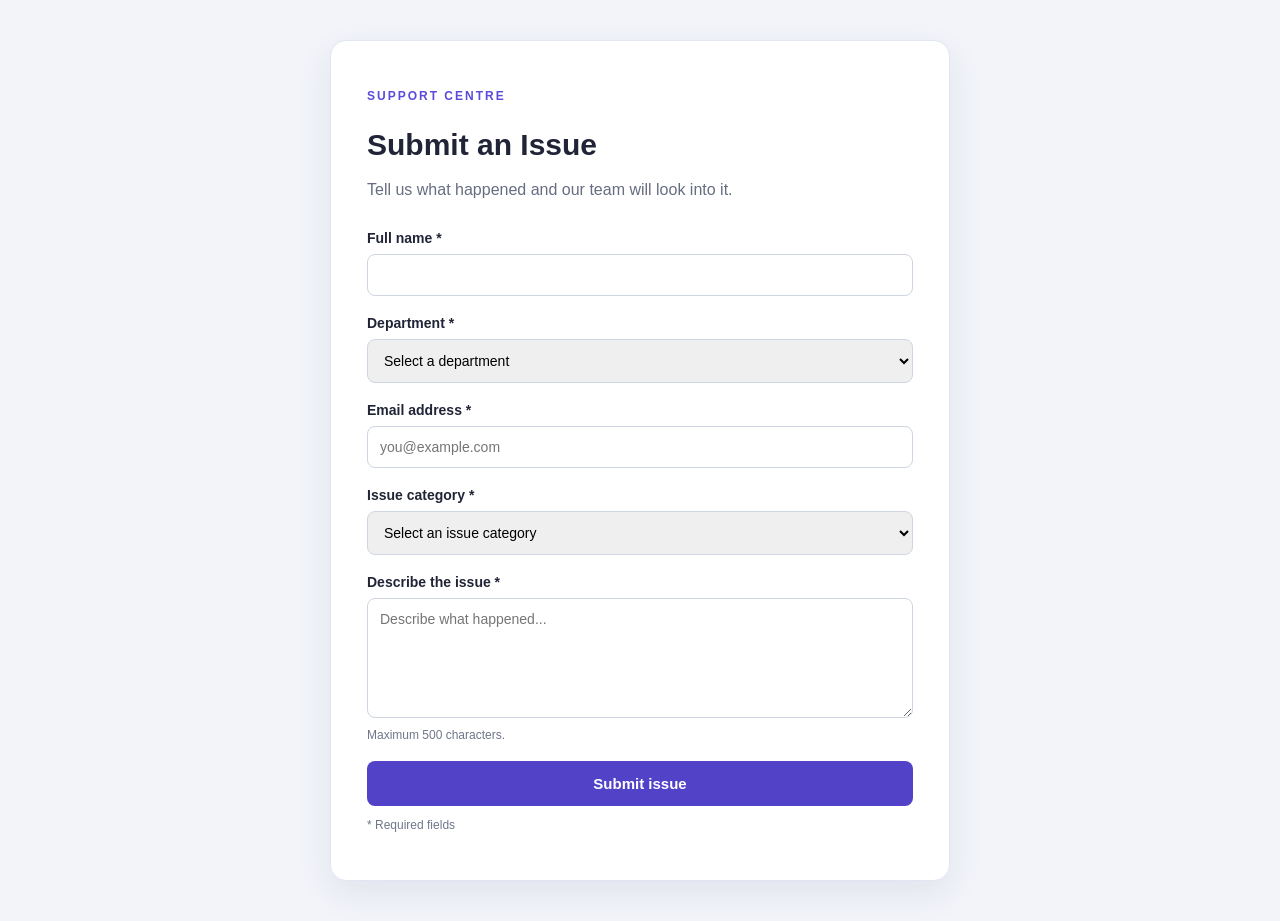
<file: contact form with validation/index.html>
<!doctype html>
<html lang="en">
  <head>
    <meta charset="UTF-8" />
    <meta name="viewport" content="width=device-width, initial-scale=1.0" />
    <title>Issue Submission Form</title>
    <link rel="stylesheet" href="style.css" />
    <script src="script.js" defer></script>
  </head>
  <body>
    <main class="container">
      <section class="form-card">
        <p class="eyebrow">SUPPORT CENTRE</p>
        <h1>Submit an Issue</h1>
        <p class="intro">
          Tell us what happened and our team will look into it.
        </p>

        <form id="issueForm" novalidate>
          <div class="field">
            <label for="name">Full name *</label>
            <input type="text" id="name" required />
            <small class="error" id="nameError"></small>
          </div>

          <div class="field">
            <label for="department">Department *</label>
            <select id="department" required>
              <option value="">Select a department</option>
              <option value="Accounts">Accounts</option>
              <option value="Customer Support">Customer Support</option>
              <option value="IT">IT</option>
              <option value="Operations">Operations</option>
              <option value="Sales">Sales</option>
              <option value="Other">Other</option>
            </select>
            <small class="error" id="departmentError"></small>
          </div>

          <div class="field">
            <label for="email">Email address *</label>
            <input
              type="text"
              id="email"
              placeholder="you@example.com"
              required
            />
            <small class="error" id="emailError"></small>
          </div>

          <div class="field">
            <label for="category">Issue category *</label>
            <select id="category" required>
              <option value="">Select an issue category</option>
              <option value="Bug">Bug / Defect</option>
              <option value="Access">Access / Login</option>
              <option value="Data">Incorrect Data</option>
              <option value="Performance">Performance</option>
              <option value="Other">Other</option>
            </select>
            <small class="error" id="categoryError"></small>
          </div>

          <div class="field">
            <label for="message">Describe the issue *</label>
            <textarea
              id="message"
              rows="5"
              maxlength="501"
              placeholder="Describe what happened..."
              required
            ></textarea>
            <small class="hint">Maximum 500 characters.</small>
            <small class="error" id="messageError"></small>
          </div>

          <div
            id="formMessage"
            class="form-message"
            role="status"
            aria-live="polite"
          ></div>

          <button type="submit">Submit issue</button>

          <p class="required-note">* Required fields</p>
        </form>
      </section>
    </main>
  </body>
</html>
</file>
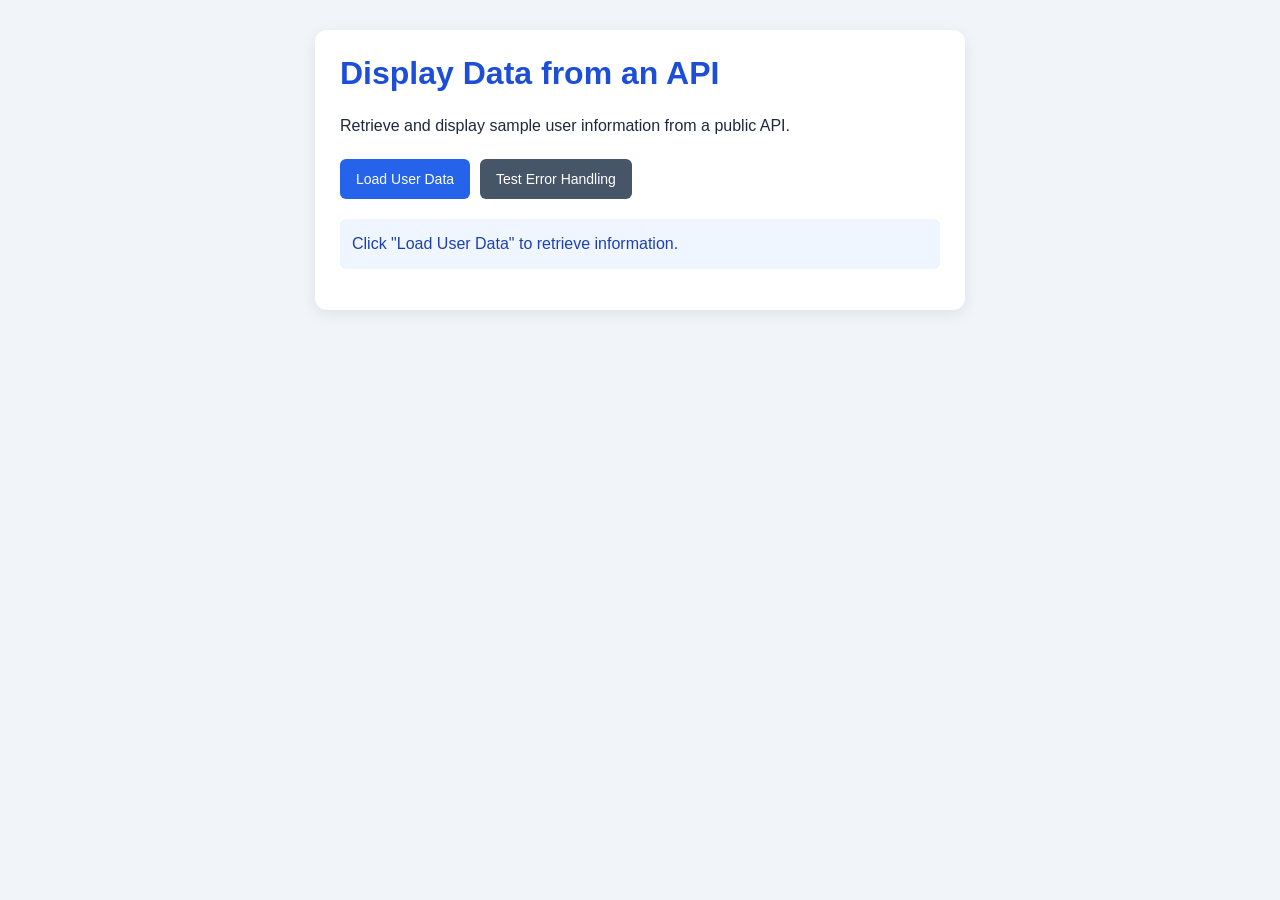
<file: Display Data from an API/index.html>
<!doctype html>
<html lang="en">
  <head>
    <meta charset="UTF-8" />
    <meta name="viewport" content="width=device-width, initial-scale=1.0" />
    <title>Display Data from an API</title>
    <link rel="stylesheet" href="style.css" />
    <script src="script.js" defer></script>
  </head>
  <body>
    <main class="container">
      <h1>Display Data from an API</h1>
      <p>Retrieve and display sample user information from a public API.</p>

      <div class="button-group">
        <button id="load-button" type="button">Load User Data</button>
        <button id="error-button" type="button" class="secondary">
          Test Error Handling
        </button>
      </div>

      <p id="status-message" role="status" aria-live="polite">
        Click "Load User Data" to retrieve information.
      </p>

      <section id="user-card" class="user-card" hidden>
        <h2 id="user-name"></h2>
        <p><strong>Username:</strong> <span id="user-username"></span></p>
        <p><strong>Email:</strong> <span id="user-email"></span></p>
        <p><strong>City:</strong> <span id="user-city"></span></p>
        <p><strong>Company:</strong> <span id="user-company"></span></p>
      </section>
    </main>
  </body>
</html>
</file>
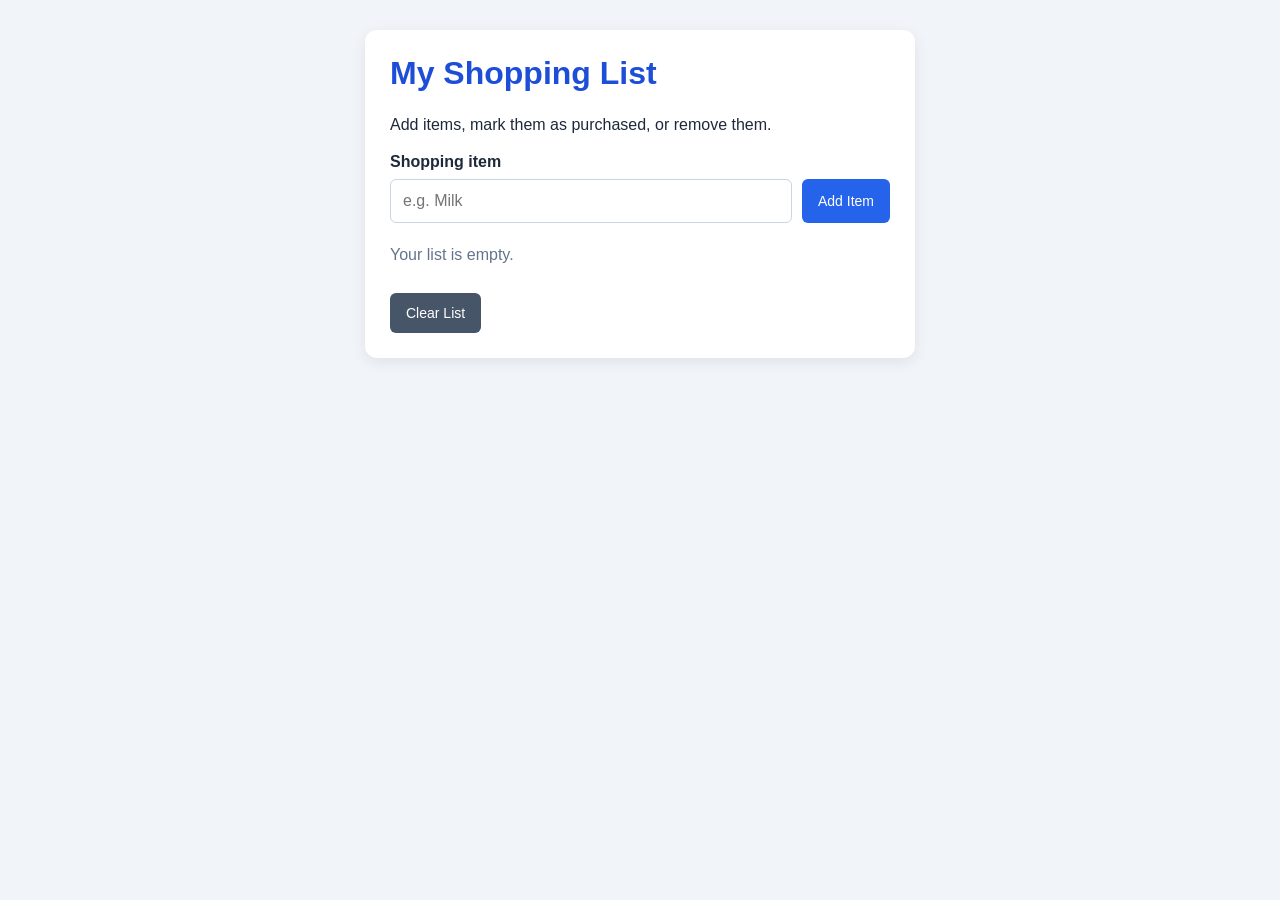
<file: DOM Events and Dynamic Content/index.html>
<!doctype html>
<html lang="en">
  <head>
    <meta charset="UTF-8" />
    <meta name="viewport" content="width=device-width, initial-scale=1.0" />
    <title>My Shopping List</title>
    <link rel="stylesheet" href="style.css" />
    <script src="script.js" defer></script>
  </head>
  <body>
    <main class="container">
      <h1>My Shopping List</h1>
      <p>Add items, mark them as purchased, or remove them.</p>

      <form id="shopping-form">
        <label for="item-input">Shopping item</label>
        <div class="input-group">
          <input
            type="text"
            id="item-input"
            placeholder="e.g. Milk"
            required
            maxlength="80"
          />
          <button type="submit">Add Item</button>
        </div>
      </form>

      <p id="list-message" aria-live="polite">Your list is empty.</p>

      <ul id="shopping-list"></ul>

      <button type="button" id="clear-button" class="clear-button">
        Clear List
      </button>
    </main>
  </body>
</html>
</file>
<file: contact form with validation/style.css>
* {
  box-sizing: border-box;
}

body {
  margin: 0;
  min-height: 100vh;
  font-family: Arial, sans-serif;
  color: #202436;
  background: #f2f4fa;
}

.container {
  display: flex;
  justify-content: center;
  padding: 40px 16px;
}

.form-card {
  width: 100%;
  max-width: 620px;
  padding: 36px;
  background: white;
  border: 1px solid #e2e6f0;
  border-radius: 16px;
  box-shadow: 0 12px 35px rgba(31, 42, 75, 0.08);
}

.eyebrow {
  color: #5b4bd8;
  font-size: 12px;
  font-weight: bold;
  letter-spacing: 2px;
}

h1 {
  margin-bottom: 10px;
  font-size: 30px;
}

.intro {
  margin-bottom: 28px;
  color: #666d80;
  line-height: 1.5;
}

.field {
  margin-bottom: 19px;
}

label {
  display: block;
  margin-bottom: 8px;
  font-size: 14px;
  font-weight: bold;
}

input,
select,
textarea {
  width: 100%;
  padding: 12px;
  border: 1px solid #cfd5e2;
  border-radius: 8px;
  font: inherit;
  font-size: 14px;
}

textarea {
  resize: vertical;
  min-height: 120px;
}

input:focus,
select:focus,
textarea:focus {
  outline: 3px solid rgba(91, 75, 216, 0.15);
  border-color: #5b4bd8;
}

.invalid {
  border-color: #c62828;
}

.error {
  display: block;
  margin-top: 6px;
  color: #b42318;
  font-size: 12px;
}

.error:empty {
  display: none;
}

.hint {
  display: block;
  margin-top: 6px;
  color: #70778a;
  font-size: 12px;
}

.form-message {
  display: none;
  margin: 8px 0 16px;
  padding: 12px;
  border-radius: 8px;
  font-size: 14px;
  line-height: 1.5;
}

.error-state {
  display: block;
  color: #8f1d18;
  background: #fff0ef;
  border: 1px solid #f3c2bf;
}

.success-state {
  display: block;
  color: #17633b;
  background: #eaf8ef;
  border: 1px solid #b6e3c6;
}

button {
  width: 100%;
  padding: 14px;
  border: none;
  border-radius: 8px;
  background: #5142c7;
  color: white;
  font-size: 15px;
  font-weight: bold;
  cursor: pointer;
}

button:hover {
  background: #4032ad;
}

.required-note {
  color: #70778a;
  font-size: 12px;
}

@media (max-width: 520px) {
  .container {
    padding: 18px 10px;
  }

  .form-card {
    padding: 24px 18px;
  }

  h1 {
    font-size: 25px;
  }
}
</file>
<file: Display Data from an API/style.css>
* {
  box-sizing: border-box;
}

body {
  margin: 0;
  padding: 30px 15px;
  font-family: Arial, sans-serif;
  background-color: #f1f5f9;
  color: #1e293b;
}

.container {
  max-width: 650px;
  margin: 0 auto;
  padding: 25px;
  background-color: white;
  border-radius: 12px;
  box-shadow: 0 4px 15px rgba(0, 0, 0, 0.08);
}

h1 {
  color: #1d4ed8;
  margin-top: 0;
}

p {
  line-height: 1.6;
}

.button-group {
  display: flex;
  flex-wrap: wrap;
  gap: 10px;
  margin: 20px 0;
}

button {
  padding: 12px 16px;
  border: none;
  border-radius: 6px;
  background-color: #2563eb;
  color: white;
  cursor: pointer;
  font-size: 14px;
}

button:hover {
  background-color: #1d4ed8;
}

button:disabled {
  opacity: 0.6;
  cursor: not-allowed;
}

button.secondary {
  background-color: #475569;
}

button.secondary:hover {
  background-color: #334155;
}

button:focus-visible {
  outline: 3px solid #93c5fd;
  outline-offset: 2px;
}

#status-message {
  padding: 12px;
  background-color: #eff6ff;
  border-radius: 6px;
  color: #1e40af;
}

#status-message.error {
  background-color: #fef2f2;
  color: #b91c1c;
}

#status-message.success {
  background-color: #f0fdf4;
  color: #166534;
}

.user-card {
  margin-top: 20px;
  padding: 20px;
  border: 1px solid #cbd5e1;
  border-radius: 8px;
  overflow-wrap: anywhere;
}

.user-card h2 {
  color: #1d4ed8;
  margin-top: 0;
}

@media (max-width: 450px) {
  .container {
    padding: 18px;
  }

  .button-group {
    flex-direction: column;
  }
}
</file>
<file: DOM Events and Dynamic Content/style.css>
* {
  box-sizing: border-box;
}

body {
  font-family: Arial, sans-serif;
  background-color: #f1f5f9;
  color: #1e293b;
  margin: 0;
  padding: 30px 15px;
}

.container {
  max-width: 550px;
  margin: 0 auto;
  padding: 25px;
  background-color: white;
  border-radius: 12px;
  box-shadow: 0 4px 15px rgba(0, 0, 0, 0.08);
}

h1 {
  color: #1d4ed8;
  margin-top: 0;
}

p {
  line-height: 1.5;
}

label {
  display: block;
  font-weight: bold;
  margin-bottom: 8px;
}

.input-group {
  display: flex;
  gap: 10px;
}

input {
  flex: 1;
  min-width: 0;
  padding: 12px;
  border: 1px solid #cbd5e1;
  border-radius: 6px;
  font-size: 16px;
}

button {
  padding: 12px 16px;
  border: none;
  border-radius: 6px;
  background-color: #2563eb;
  color: white;
  font-size: 14px;
  cursor: pointer;
}

button:hover {
  background-color: #1d4ed8;
}

button:focus-visible,
input:focus-visible {
  outline: 3px solid #93c5fd;
  outline-offset: 2px;
}

#list-message {
  color: #64748b;
  margin-top: 20px;
}

#shopping-list {
  list-style: none;
  padding: 0;
}

.shopping-item {
  display: flex;
  align-items: center;
  gap: 10px;
  padding: 12px 0;
  border-bottom: 1px solid #e2e8f0;
}

.shopping-item span {
  flex: 1;
  overflow-wrap: anywhere;
}

.shopping-item.purchased span {
  color: #64748b;
  text-decoration: line-through;
}

.shopping-item input {
  flex: 0 0 auto;
  width: 18px;
  height: 18px;
  cursor: pointer;
}

.delete-button {
  background-color: #dc2626;
  padding: 8px 10px;
}

.delete-button:hover {
  background-color: #b91c1c;
}

.clear-button {
  background-color: #475569;
  margin-top: 10px;
}

.clear-button:hover {
  background-color: #334155;
}

@media (max-width: 420px) {
  .container {
    padding: 18px;
  }

  .input-group {
    flex-direction: column;
  }
}
</file>
